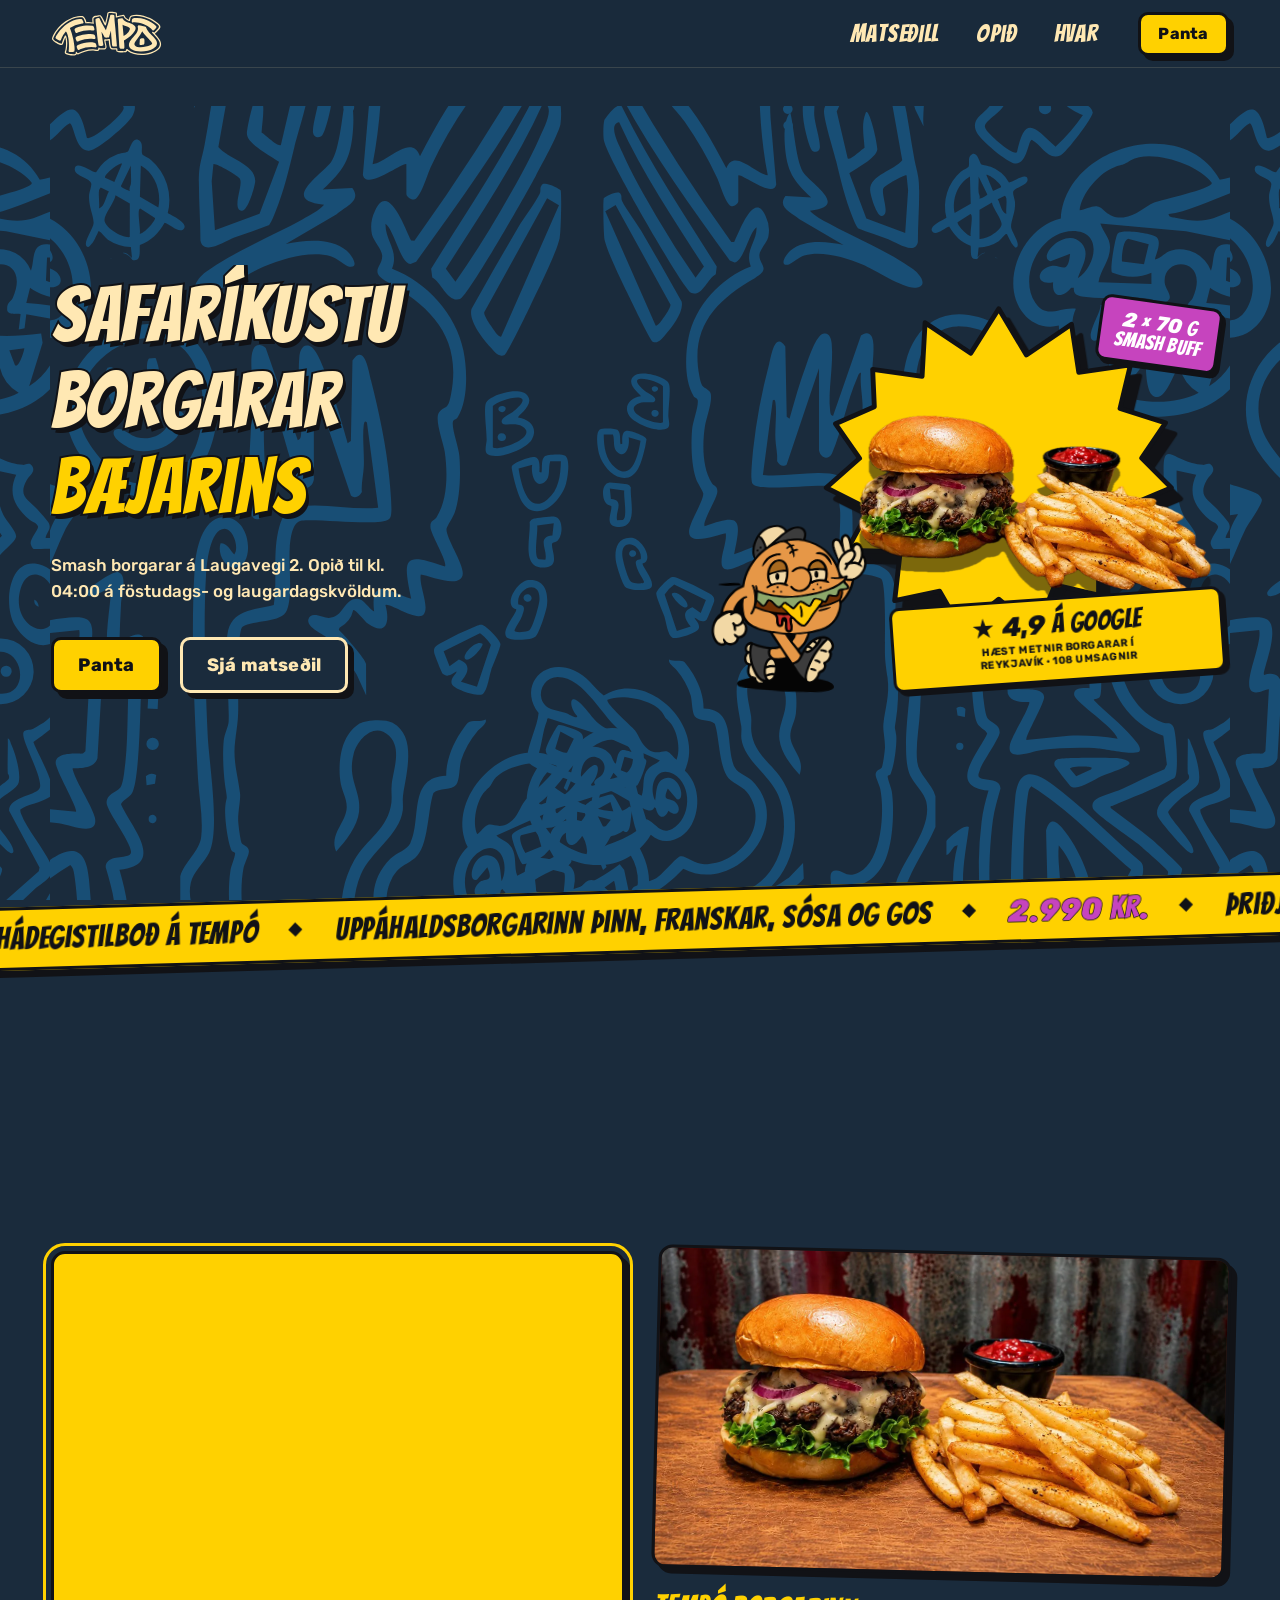
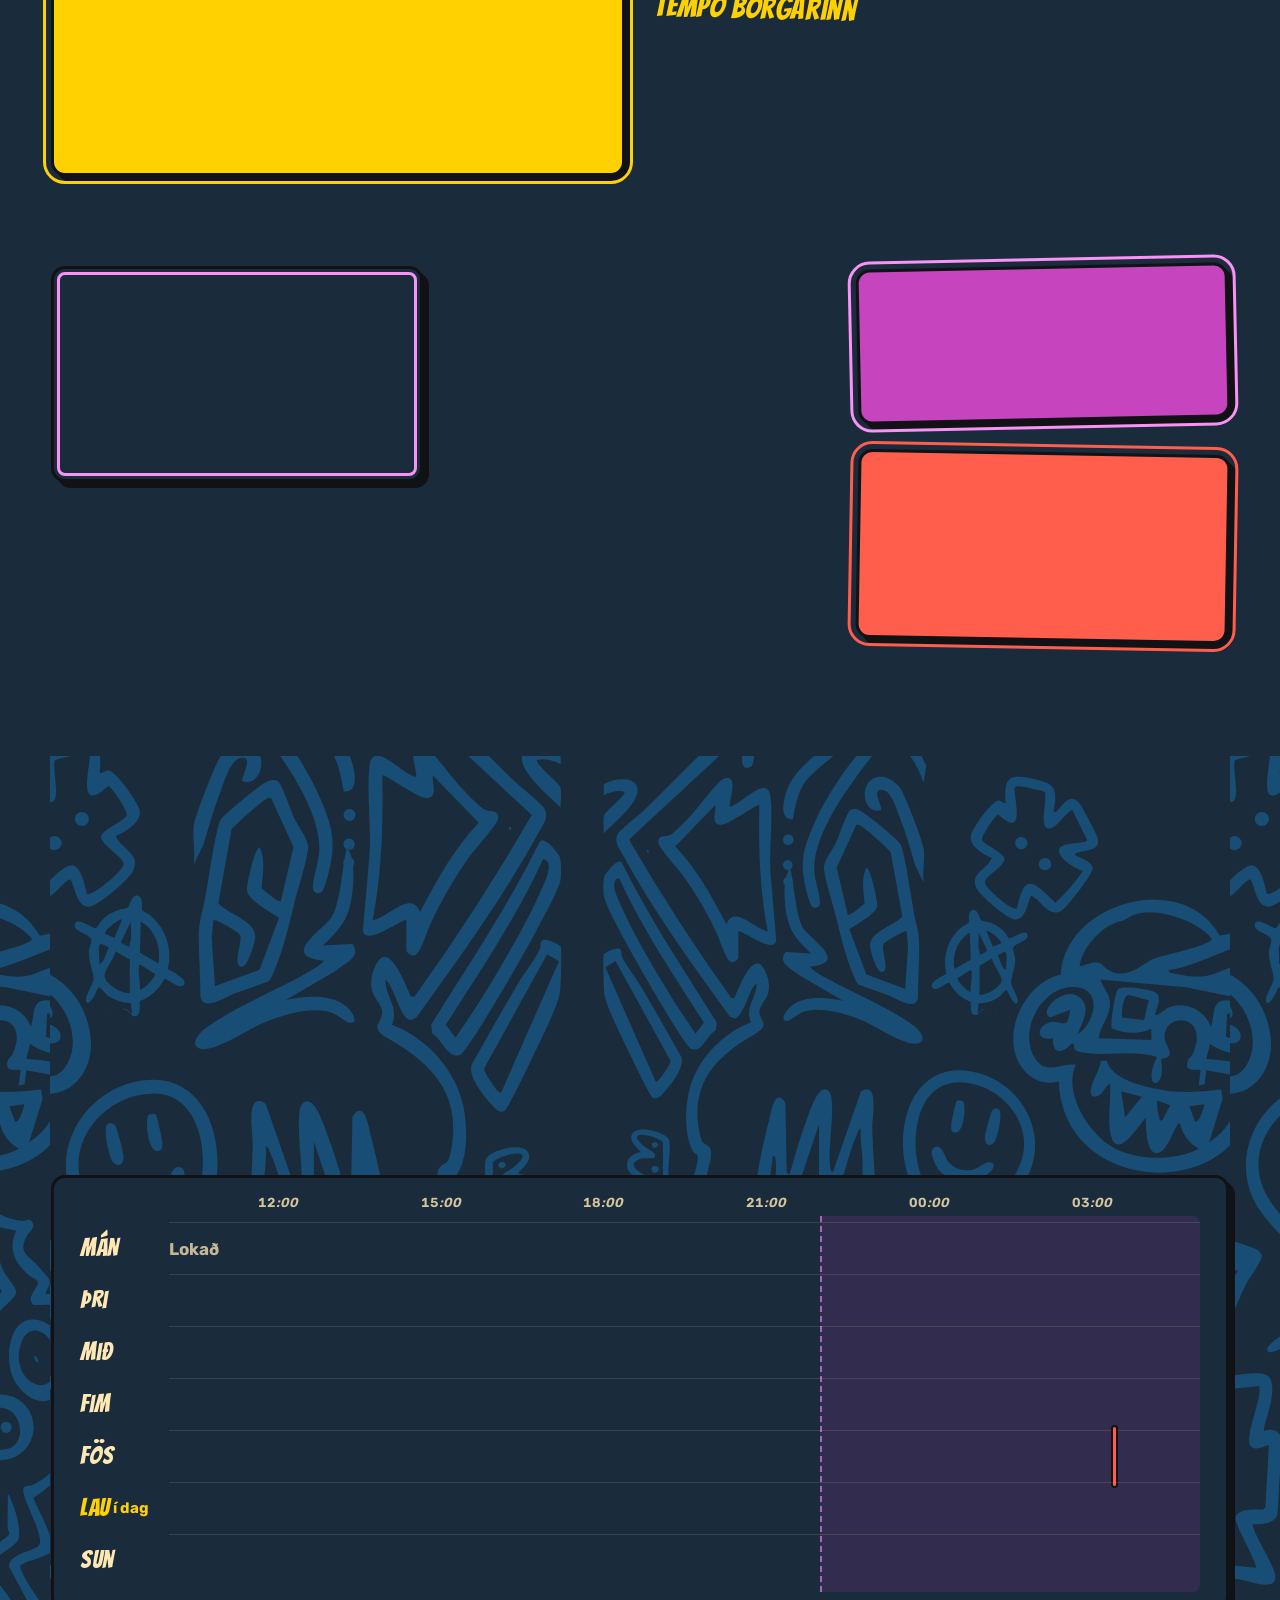
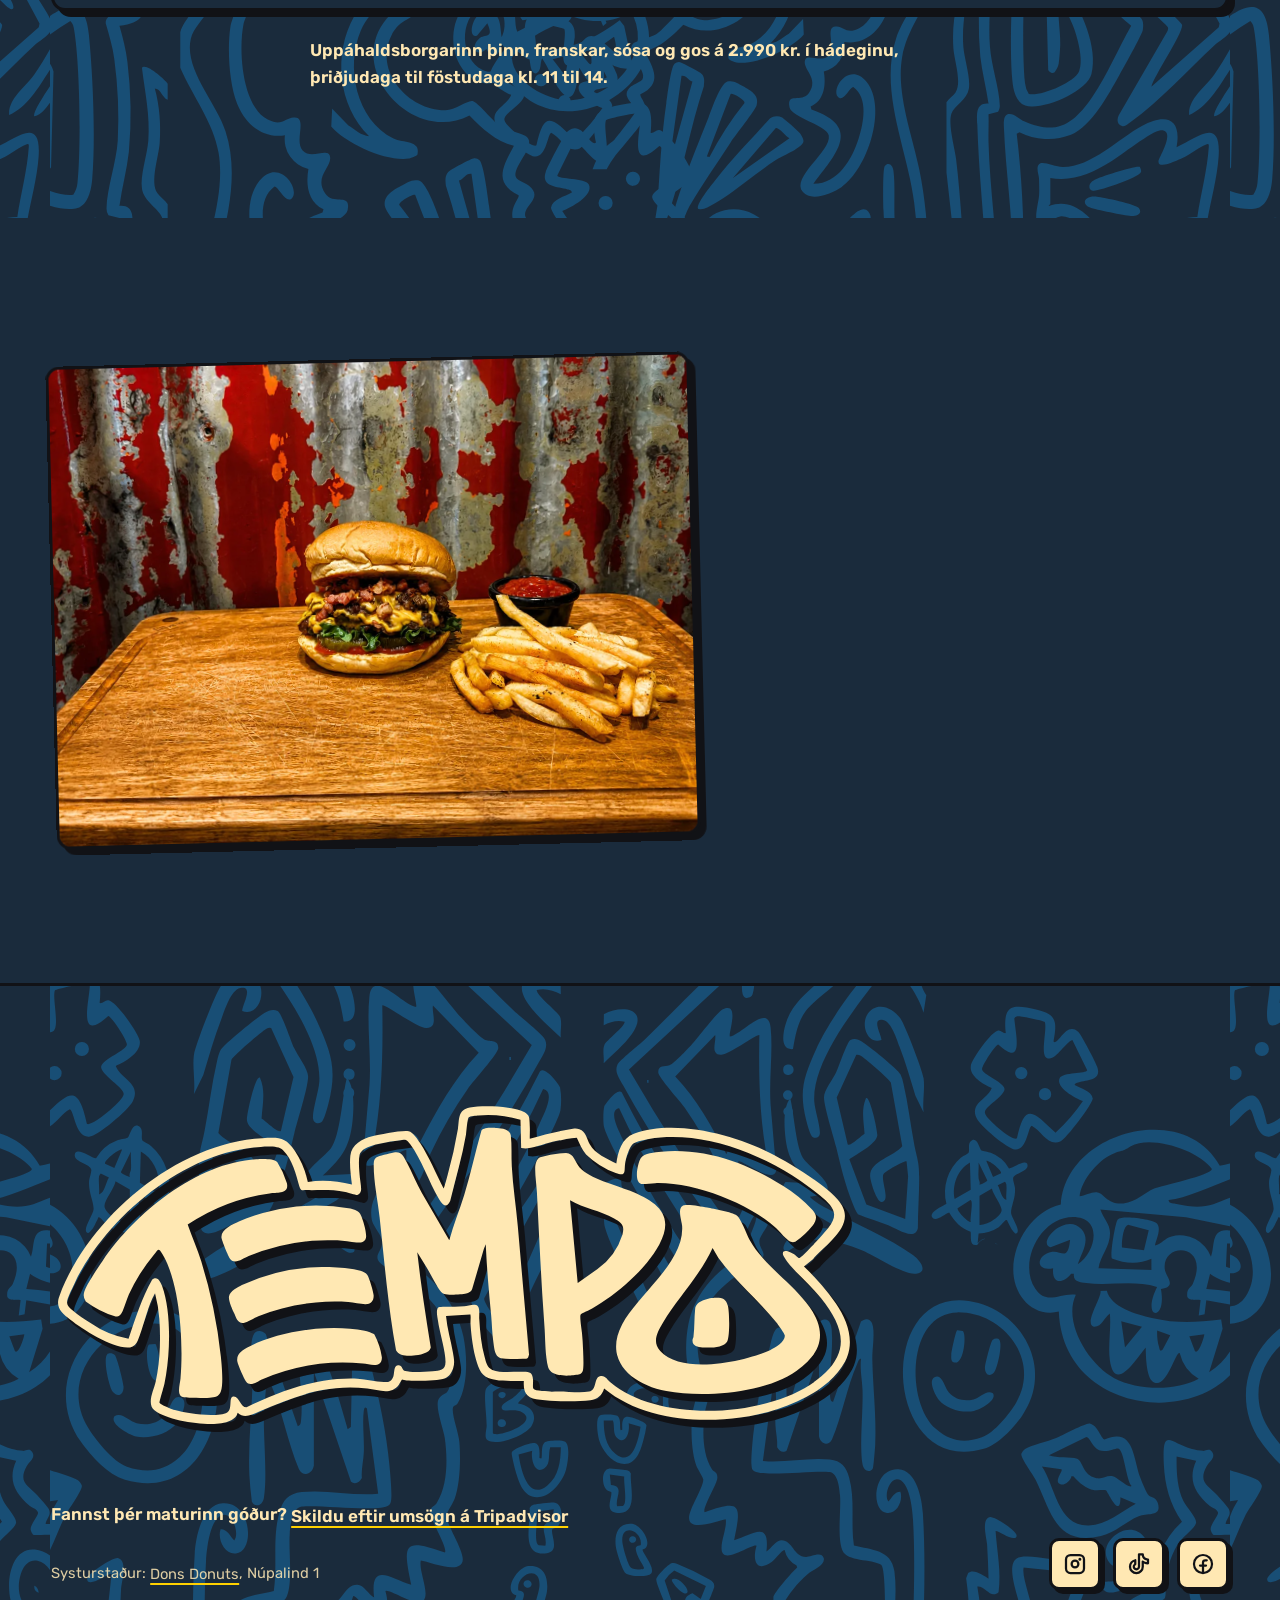
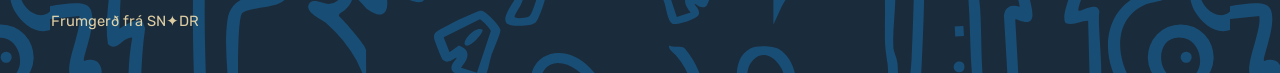
<file: index.html>
<!doctype html>
<html lang="is">
<head>
<meta charset="utf-8">
<meta name="viewport" content="width=device-width, initial-scale=1">
<title>Tempó Borgarar · Smash borgarar á Laugavegi 2</title>
<meta name="description" content="Smash borgarar á Laugavegi 2. Opið til 04:00 á föstudags- og laugardagskvöldum. Pantaðu til að sækja eða fáðu sent með Wolt.">
<meta name="robots" content="noindex, nofollow">
<meta name="theme-color" content="#1A2B3C">
<meta name="color-scheme" content="dark">
<link rel="icon" href="favicon-32.png" sizes="32x32" type="image/png">
<link rel="apple-touch-icon" href="apple-touch-icon.png">
<script>!function(){var r=document.documentElement;function s(v){r.getAttribute("data-input")!==v&&r.setAttribute("data-input",v)}addEventListener("pointerdown",function(){s("pointer")},!0);addEventListener("keydown",function(e){"Shift"!==e.key&&"Control"!==e.key&&"Alt"!==e.key&&"Meta"!==e.key&&s("key")},!0);r.classList.add("js")}();</script>
<link rel="preload" href="assets/fonts/bangers.woff2" as="font" type="font/woff2" crossorigin>
<link rel="preload" href="assets/fonts/rubik-digits-italic.woff2" as="font" type="font/woff2" crossorigin>
<link rel="preload" href="assets/fonts/rubik-var.woff2" as="font" type="font/woff2" crossorigin>
<link rel="preload" href="assets/img/cut-tempo.webp" as="image">
<link rel="stylesheet" href="assets/focus-guard.css">
<link rel="stylesheet" href="assets/tempo.css?v=49773374">
<script src="assets/vendor/gsap.min.js" defer></script>
<script src="assets/vendor/ScrollTrigger.min.js" defer></script>
<script src="assets/tempo.js?v=b8db542b" defer></script>
</head>
<body>
<svg class="sprite" aria-hidden="true" focusable="false"><symbol id="i-arrow-up-right" viewBox="0 0 256 256"><path d="M204,64V168a12,12,0,0,1-24,0V93L72.49,200.49a12,12,0,0,1-17-17L163,76H88a12,12,0,0,1,0-24H192A12,12,0,0,1,204,64Z"/></symbol><symbol id="i-envelope-simple" viewBox="0 0 256 256"><path d="M224,44H32A12,12,0,0,0,20,56V192a20,20,0,0,0,20,20H216a20,20,0,0,0,20-20V56A12,12,0,0,0,224,44ZM193.15,68,128,127.72,62.85,68ZM44,188V83.28l75.89,69.57a12,12,0,0,0,16.22,0L212,83.28V188Z"/></symbol><symbol id="i-facebook-logo" viewBox="0 0 256 256"><path d="M128,20A108,108,0,1,0,236,128,108.12,108.12,0,0,0,128,20Zm12,191.13V156h20a12,12,0,0,0,0-24H140V112a12,12,0,0,1,12-12h16a12,12,0,0,0,0-24H152a36,36,0,0,0-36,36v20H96a12,12,0,0,0,0,24h20v55.13a84,84,0,1,1,24,0Z"/></symbol><symbol id="i-instagram-logo" viewBox="0 0 256 256"><path d="M128,80a48,48,0,1,0,48,48A48.05,48.05,0,0,0,128,80Zm0,72a24,24,0,1,1,24-24A24,24,0,0,1,128,152ZM176,20H80A60.07,60.07,0,0,0,20,80v96a60.07,60.07,0,0,0,60,60h96a60.07,60.07,0,0,0,60-60V80A60.07,60.07,0,0,0,176,20Zm36,156a36,36,0,0,1-36,36H80a36,36,0,0,1-36-36V80A36,36,0,0,1,80,44h96a36,36,0,0,1,36,36ZM196,76a16,16,0,1,1-16-16A16,16,0,0,1,196,76Z"/></symbol><symbol id="i-list" viewBox="0 0 256 256"><path d="M228,128a12,12,0,0,1-12,12H40a12,12,0,0,1,0-24H216A12,12,0,0,1,228,128ZM40,76H216a12,12,0,0,0,0-24H40a12,12,0,0,0,0,24ZM216,180H40a12,12,0,0,0,0,24H216a12,12,0,0,0,0-24Z"/></symbol><symbol id="i-map-pin" viewBox="0 0 256 256"><path d="M128,60a44,44,0,1,0,44,44A44.05,44.05,0,0,0,128,60Zm0,64a20,20,0,1,1,20-20A20,20,0,0,1,128,124Zm0-112a92.1,92.1,0,0,0-92,92c0,77.36,81.64,135.4,85.12,137.83a12,12,0,0,0,13.76,0,259,259,0,0,0,42.18-39C205.15,170.57,220,136.37,220,104A92.1,92.1,0,0,0,128,12Zm31.3,174.71A249.35,249.35,0,0,1,128,216.89a249.35,249.35,0,0,1-31.3-30.18C80,167.37,60,137.31,60,104a68,68,0,0,1,136,0C196,137.31,176,167.37,159.3,186.71Z"/></symbol><symbol id="i-moped" viewBox="0 0 256 256"><path d="M212,124c-1.22,0-2.43.06-3.62.16L175.24,35.79A12,12,0,0,0,164,28H132a12,12,0,0,0,0,24h23.68l30.23,80.6A44.28,44.28,0,0,0,171,152h-29.2L119.24,91.79A12,12,0,0,0,108,84H28a12,12,0,0,0,0,24h4v2.92A60.14,60.14,0,0,0,0,164a12,12,0,0,0,12,12h4.74a44,44,0,0,0,86.52,0h65.48A44,44,0,1,0,212,124ZM48,130.05a12,12,0,0,0,8-11.32V108H99.68l16.5,44H26.06A36,36,0,0,1,48,130.05ZM60,188a20,20,0,0,1-18.32-12H78.32A20,20,0,0,1,60,188Zm152,0a20,20,0,1,1,20-20A20,20,0,0,1,212,188Z"/></symbol><symbol id="i-phone" viewBox="0 0 256 256"><path d="M224,154.8l-47.09-21.11-.18-.08a19.94,19.94,0,0,0-19,1.75,13.08,13.08,0,0,0-1.12.84l-22.31,19c-13-7.05-26.43-20.37-33.49-33.21l19.06-22.66a11.76,11.76,0,0,0,.85-1.15,20,20,0,0,0,1.66-18.83,1.42,1.42,0,0,1-.08-.18L101.2,32A20.06,20.06,0,0,0,80.42,20.15,60.27,60.27,0,0,0,28,80c0,81.61,66.39,148,148,148a60.27,60.27,0,0,0,59.85-52.42A20.06,20.06,0,0,0,224,154.8ZM176,204A124.15,124.15,0,0,1,52,80,36.29,36.29,0,0,1,80.48,44.46l18.82,42L80.14,109.28a12,12,0,0,0-.86,1.16A20,20,0,0,0,78,130.08c9.42,19.28,28.83,38.56,48.31,48A20,20,0,0,0,146,176.63a11.63,11.63,0,0,0,1.11-.85l22.43-19.07,42,18.81A36.29,36.29,0,0,1,176,204Z"/></symbol><symbol id="i-storefront" viewBox="0 0 256 256"><path d="M236,96a12,12,0,0,0-.44-3.3L221.2,42.51A20.08,20.08,0,0,0,202,28H54A20.08,20.08,0,0,0,34.8,42.51L20.46,92.7A12,12,0,0,0,20,96h0v16a43.94,43.94,0,0,0,16,33.92V216a12,12,0,0,0,12,12H208a12,12,0,0,0,12-12V145.92A43.94,43.94,0,0,0,236,112V96ZM57.05,52H199l9.14,32H47.91Zm91,56v4a20,20,0,0,1-40,0v-4ZM53,128.71A20,20,0,0,1,44,112v-4H84v4a20,20,0,0,1-20,20,19.76,19.76,0,0,1-9.07-2.2A11.54,11.54,0,0,0,53,128.71ZM196,204H60V155.81c1.32.12,2.65.19,4,.19a43.86,43.86,0,0,0,32-13.85,43.89,43.89,0,0,0,64,0A43.86,43.86,0,0,0,192,156c1.35,0,2.68-.07,4-.19Zm16-92a20,20,0,0,1-9,16.71,11.66,11.66,0,0,0-1.88,1.09A20,20,0,0,1,172,112v-4h40Z"/></symbol><symbol id="i-tiktok-logo" viewBox="0 0 256 256"><path d="M224,68a44.05,44.05,0,0,1-44-44,12,12,0,0,0-12-12H128a12,12,0,0,0-12,12V156a16,16,0,1,1-22.85-14.47A12,12,0,0,0,100,130.69V88A12,12,0,0,0,85.9,76.19a79.35,79.35,0,0,0-47.08,27.74A81.84,81.84,0,0,0,20,156a80,80,0,0,0,160,0V122.67A107.47,107.47,0,0,0,224,132a12,12,0,0,0,12-12V80A12,12,0,0,0,224,68Zm-12,39.15a83.05,83.05,0,0,1-37-14.91A12,12,0,0,0,156,102v54a56,56,0,0,1-112,0,57.86,57.86,0,0,1,32-51.56V124a40,40,0,1,0,64,32V36h17.06A68.21,68.21,0,0,0,212,90.94Z"/></symbol><symbol id="i-x" viewBox="0 0 256 256"><path d="M208.49,191.51a12,12,0,0,1-17,17L128,145,64.49,208.49a12,12,0,0,1-17-17L111,128,47.51,64.49a12,12,0,0,1,17-17L128,111l63.51-63.52a12,12,0,0,1,17,17L145,128Z"/></symbol></svg>
<a class="skip" href="#efni">Beint í efnið</a>

<header class="bar">
  <div class="bar__in">
    <a class="bar__logo" href="#top" data-top aria-label="Tempó, efst á síðu"><svg class="logo" aria-hidden="true" focusable="false" xmlns="http://www.w3.org/2000/svg" viewBox="610.6 99.6 816.1 330.7"><g fill="currentColor"><path d="M1091.6 137.5c13-3.8 27-7.4 40.4-9.5 3.6-.6 5.7-1.3 9.4-.1 6.5 2 7.5 10 10.4 15.2 5.4 9.7 17.2 14.5 26.7 19.4 1.7-12 5.3-25.4 17.6-30 39.9-15.1 99.5.4 136.3 19 20 10.1 53.4 30.4 68.2 46.8 22.1 24.6-10.1 43.3-24.9 60.6l-8.7 7a251 251 0 0 1 32.1 37c11.8 17.2 19.5 38.8 9.2 58.4-17.9 33.9-69 51.4-105 56.3-45.8 6.3-100.6.8-137.1-29.2-1.9 6.7-6.7 11-13.8 11.9-14 1.6-36.1 1.2-50.2-.5-12.7-1.6-17.5-5.5-16.6-19-10.9-.4-32.8 2-41-6.4-8.5-8.7-12-39.2-12.6-51.5-.1-2.5.4-5.7 0-8.1-.1-.8.3-.9-.8-.8l-23.8 1.6c1.1 12.5 4.9 24.6 7 36.8.9 5.6 2 10 .2 15.6-1.4 4.2-3.9 8.3-8.1 10-7.6 2.9-30 2.7-38.7 2.3-1.3-.1-4-1-4.4-1-.6.1-2.8 4.6-3.5 5.5-8.3 10.6-20.2 4.8-31.5 3.6-42.1-4.4-71.9 7.4-109.1 23.4-7 3-14.6 7.4-21.2 1-1.6 7-10 9.5-16.3 10.6-15.6 2.9-54.4-2.6-67-12.8-8.6-6.9-.9-20.3 1-29.3 4.4-19.5 5.1-43.4 3.6-63.2q-1-12.9-4.3-25.3l-2.7 5.3c-6 13.1-9.2 29.4-14.7 42.3-1.4 3.3-3.8 6.1-7.6 6.7-16 2.2-47.5-17.7-60-27.7-8.6-7-15.5-12.2-11-24 29.2-78.6 117.8-154.2 203.9-158.5 16.5-.8 23-1.4 32.5 12.8a92 92 0 0 1 13.1 31.2c14.7-2.4 30-1 44.3 2.7-1.1-9.2-2.6-19.7-1.6-29 1.2-11.3 12-16.9 21.9-19.5 7.8-2 29.5-6.3 36.7-5.2 4.3.7 9.3 8.5 11.5 12 9 14 15.9 30.7 23.6 45.5.7-.3 3.4-11.1 3.9-12.9q6.5-23.3 10.5-47.1c1.5-9.6-.4-18.9 12-21.3 13-2.5 43-1.6 55 4.8 1.9 1.1 4 3 4.5 5.2s.6 7.7.7 10.2c.2 3.7-.2 7.5 0 11.2m-9.4-19a115 115 0 0 0-42.3-4.3c-1.8 0-8.6.8-9.6 1.8-1.6 1.8-2.3 13.8-2.8 17.3-3.8 22.6-10.6 44.5-15.9 66.8-4.2 8.7-8.6 2.8-11.7-2.7-9.8-17.1-17-38.9-28.6-54.6-4.2-5.7-4.7-4.4-11.5-3.5-8.4 1-28.1 4-34.5 8.6-1.7 1.2-4.2 3.7-4.7 5.7-1.2 6-.5 13.9 0 20 .2 4.3 1.8 11.3 1.5 15.2 0 2-1.7 5-4 5.2-1.7 0-9.1-2.5-11.8-3-14-2.8-25.4-1.6-39.1-1.9-3.4 0-5.6 1.4-7-3.4-3.3-12-7.2-28-16.7-37-4.3-4.2-16.2-3.4-22.1-3-76.2 3.8-154.8 70.2-186.8 136.4-2 4.3-5.9 12-7.2 16.2-2 6 1 8 5.4 12 4.8 4.1 12 8.9 17.5 12.4a95 95 0 0 0 38.2 15.8c6.9-20.3 13.3-40.8 23.8-59.5 5.3-4.1 8.3 2.3 9.9 6.5 9.7 26.8 8.2 70.2 2.4 98-.6 2.9-5.2 18.3-5 19.2.3 1.8 13 6.7 15.4 7.4 11.4 3.5 42.3 8 52.6 2.3 5.4-3 1.6-14.6 5.4-15.8 6.5-2 7.6 10.7 14 10.7 34.7-16.8 72.2-30.4 111.6-28.7 8.9.4 17.8 2.9 26.3 3.3 5.2.2 7.7-.3 9.6-5.6 1.3-3.4.1-10.7 4.6-11.2s4.3 4.6 6.4 5.5c.9.4 4.4.9 5.6 1 6.3.5 16.4-.1 23-.6 7-.5 12.9-.8 12.8-9.5-.1-11.5-5.9-29-7.6-41.3-.5-3.5-2.4-11.2.7-13.3 2-1.3 13-.4 16.4-.5l9.3-.6c3.7-.2 10.6-2.9 13.5-.3 2.5 2.3 1.3 9.8 1.6 13.1.8 12.8 2 26.1 5.5 38.5 1.2 4.7 2.5 10.6 7.6 12.6 8.8 3.4 21.8 1.4 31.4 1.9 6.4.2 9 .7 9.5 7.9.3 2.2-.5 7.3.3 9 1.5 3 15.3 2.3 18.6 3.2 11.2-1.3 26.7 1.8 37.5-.3 8.1-1.5 4.5-13.7 10.7-15.4 5.5-1.4 7.4 3.5 10.9 6.4 49.4 41.8 163.5 35.5 211.7-6.2 30.2-26.1 21.6-50.6-.3-78.4-9.8-12.4-21.4-22-31.4-33.5-1.6-1.9-7-8.8-7-10.9-.6-6.2 8.6-1.6 11-.1 1.6 1 3.9 3.6 4.8 4q.8.3 1.4-.2c1.8-.8 9.5-9 11.4-11a339 339 0 0 0 17-19c11.9-14.7 4.1-22.2-8.3-32.6-44.1-36.8-113.4-67-172-56.8-3.4.6-12.4 2.6-15.1 4.4-4.6 3.2-8 15.4-8.7 20.7-1 7.3 1.5 13.1-9.4 9.2a86 86 0 0 1-29.8-18.7c-4.4-5.2-6.3-11-9.3-16.9-7 .5-14.2 2-21 3.5-8.6 1.9-20.1 6.3-28.3 7.2a21 21 0 0 1-6.6-.4zm0 0"/><path d="m1047.3 243.4-1.9 4.9-11.8 40.4c-1 2.5-3.4 3.7-6 4.4-3.9 1-18 1.8-21.8.5-3.8-1.2-6.6-7-8.7-10.4-3.1-5.2-5.8-10.8-9-16l-9.6-15.7c3.6 32.1 8.5 64 13.6 95.8-.8 6-12.4 7.7-17.2 8-5.9.4-14.6.8-17.7-5.3-8-44-11.7-89-16.5-133.5-1.8-17-6.3-37.3-5.9-54.3.1-3.5 1.3-5.5 4.6-6.8 2.7-1 14.1-4 17-4.3 6.5-.6 8.7 4.7 11.4 9.7 5.5 10.2 9.8 21.2 15.5 31.4l27.4 47.4c4-15.5 10.4-30.3 15-45.6 6.5-21.4 11.2-43.4 17.3-64.8 2.2-3.5 11.6-2.8 15.5-2.6 5 .3 13.2 1.2 14 7.4 1.2 10 .4 21.3 1 31.5 1.1 20 4.2 39.8 6 59.7 4 43 7.3 86 11.3 129-.5 1.6-.7 4-2.8 4.3-8.2-.4-17.5 1-25.5-.6-6.3-1.3-6.7-10.7-7.5-16-1.3-8.8-1.4-17.7-2.2-26.5-2.3-24-4.4-48-5.5-72m199.3-39c5.6-1.2 17.2 1.3 23.1 2.3 6.4 1.2 25.1 4.6 29.8 8 4.1 2.8 9.8 18.8 12.8 24.2 14.5 26.2 43 43 60.3 67.6 18.3 26.2 11.9 46.4-12.9 64-31.7 22.8-93.6 27.4-131 20.4-34.2-6.3-63.6-30.4-44.3-67 16-30.3 62.5-62.4 60.2-98.7-.3-5.1-5.7-19 2-20.8m28.6 42.8c-3.8 8.5-9 17-14.2 24.7-11.3 17-25 32.4-35.4 50-5.4 9.2-11.5 19.2-3.2 28.5 22.1 24.5 83.7 11.3 110.5-.5 5-2.2 15-8.3 14.9-14.5 0-1.8-7-11.5-8.7-13.5-17.5-22.4-41.6-41.4-58.2-64.9zM740.9 395.9c-3.5-3.3-.6-13.1-.2-17.6 3-34-.1-95-18.1-124.8-4.2-6.9-4-5-8.6.5a181 181 0 0 0-25.1 39.7c-2.4 5.5-4 11.7-6.4 17-1.4 3-3.1 5.5-7 5.4a97 97 0 0 1-30-15.2q-3.2-4.5-1.4-9.9c2.6-7.7 13.3-23.4 18.3-30.7 32.3-47.9 94.3-98.7 154.5-102.2 5.8-.3 17-1 21.1 3a85 85 0 0 1 9.6 21c2.4 11.3-10 9.2-17.4 10.3a194 194 0 0 0-82.3 31.3c4.3 12.5 9.8 24.6 13.7 37.2a502 502 0 0 1 19.6 95.2c.9 9 2.8 27.3 0 35.3-1.8 5.3-6.1 5.7-11.2 6.2-4.6.5-9.2.1-13.7 0-3.1 0-13.3.3-15.4-1.7M1128 151.8c8.1.3 9 9.3 13.6 14.5 10 11.4 36.2 17.5 50.7 23.5 26 10.7 45.7 23.4 29.4 54-13.2 24.7-43.1 50.5-67.5 64.3-1.6 1-11.2 5.3-11.5 5.9-1.3 2 1 15.4 1.3 18.7q.8 8.5 1.1 16.8c.2 5 .8 16.3-.1 20.6-.3 1.6-1.8 3.7-3.5 4-2 .5-7.6 1.1-9.8 1.3-7 .4-19.3-.2-21.7-8.3-3-10.2-2.8-29.6-3.7-40.9-3.3-45-5.3-90.1-7.6-135.2-.4-7.5-1.8-16-1.7-23.4 0-4 1-9.5 5-11.4a91 91 0 0 1 26-4.4m11.7 130.7 19.9-14.1a68 68 0 0 0 25.1-34.8c2.4-9.2-1-11.8-8.4-16-14-7.8-30.4-10-44.3-18.2Zm0 0"/><path d="M1348.6 237.2c-3.3-3-6.3-7-9.7-10.1-28.8-25.5-82.8-46.3-121.4-45-3.8 0-8.8 1-12.5 1-9.7 0-5.1-20.8-2-25.9 3.4-5.7 14.3-6.1 20.6-6.7 44.7-3.8 85.6 11.2 122.6 34.6a138 138 0 0 1 29.6 24.3c4.7 5.4 4 9.3.2 15a82 82 0 0 1-17.7 16.6c-4.4 1.3-6.8-1-9.7-3.8M865.2 205a198 198 0 0 1 46.2 2.7c4.4 1 8.7 2.5 10.6 6.8 2.2 4.7 6 17.7 5 22.5s-5.6 5-9.5 4.8c-6-.3-12.8-2-19.1-2.2a206 206 0 0 0-89.2 15.7c-5 2-14 9.1-18.4 3.3-2-2.6-8.8-19.1-9-22.1-.3-8.3 11.7-13 18.1-16 19-8.7 44.4-14.4 65.3-15.5m17.5 61.4c9.6 0 20.9.6 30.4 2 4.6.8 12.6 2 15.3 6 2 2.9 6 16.8 6.3 20.4.3 5.6-2.7 9.1-8.4 9-5-.3-11.6-1.9-17-2.3-30-2.2-62.7 3-90.4 14.4-3.6 1.5-11.6 6.2-14.6 6.7-6.1.9-7.7-5.3-9.7-9.7-1.9-4.1-5.9-12.8-5.2-17 .9-5.3 8.7-9.3 13-11.5a192 192 0 0 1 80.3-18m52.9 67.9a70 70 0 0 1 7.4 22.9c0 11.4-12.2 6.8-19 6.2a206 206 0 0 0-101 15.7c-4.8 2-12.3 8.3-16.5 2.4-2-2.7-8.2-17-8.7-20.1-1.5-8.8 7-12.7 13.7-16 31.2-15.6 80.1-22 114.2-15 2.1.5 8.6 2.5 10 3.9m342.7-37c7.1-.1 10.3 1.3 12.2 8.2 1.6 6.1 2 30-.6 35.4-3.4 7-18.4 6.7-25 6.2-4.5-.3-10-1-10-6.8 0-1.6.8-2.6 1-3.9 1.2-9.5.7-18.8 1.7-28.1.9-8.1 14-10.9 20.7-11m0 0"/></g></svg></a>
    <nav class="bar__nav" aria-label="Aðalvalmynd">
      <a href="#matsedill">Matseðill</a>
      <a href="#opid">Opið</a>
      <a href="#hvar">Hvar</a>
    </nav>
    <a class="btn btn--cheese bar__cta" href="https://takeaway.dineout.is/tempoborgarar/order?lng=is">Panta</a>
    <button class="bar__burger" type="button" aria-expanded="false" aria-controls="valmynd" aria-label="Opna valmynd">
      <span></span><span></span><span></span>
    </button>
  </div>
</header>

<div class="panel" id="valmynd" tabindex="-1" role="dialog" aria-modal="true" aria-label="Valmynd" hidden>
  <nav class="panel__nav" aria-label="Valmynd">
    <a href="#matsedill">Matseðill</a>
    <a href="#opid">Opið</a>
    <a href="#hvar">Hvar</a>
  </nav>
  <p class="panel__status" data-status>Opnunartímar</p>
  <div class="panel__foot">
    <a class="btn btn--cheese" href="https://takeaway.dineout.is/tempoborgarar/order?lng=is">Panta</a>
    <a class="btn btn--line" href="https://wolt.com/is/isl/reykjavik/restaurant/tempo-borgarar">Wolt heimsending</a>
  </div>
</div>

<div class="awning" aria-hidden="true"></div>

<main id="efni">

  <section class="hero dood" id="top" aria-labelledby="hero-title">
    <div class="hero__copy">
      <h1 class="hero__title" id="hero-title">
        <span class="w"><span>Safaríkustu</span></span>
        <span class="w"><span>borgarar</span></span>
        <span class="w"><span><em>bæjarins</em></span></span>
      </h1>
      <p class="hero__sub">Smash borgarar á Laugavegi 2. Opið til kl. 04:00 á föstudags- og laugardagskvöldum.</p>
      <div class="hero__cta">
        <a class="btn btn--cheese btn--big" href="https://takeaway.dineout.is/tempoborgarar/order?lng=is">Panta</a>
        <a class="btn btn--line btn--big" href="#matsedill">Sjá matseðil</a>
      </div>
    </div>
    <div class="hero__stage">
      <svg class="hero__burst" viewBox="-100 -100 200 200" aria-hidden="true" focusable="false"><polygon data-burst points=""/></svg>
      <img class="hero__burger" src="assets/img/cut-tempo.webp" width="998" height="531" alt="">
      <span class="sticker sticker--grape hero__tag" aria-hidden="true">2 × 70 g<br>smash buff</span>
      <div class="guy-home guy-home--hero" data-guy-home="hero" aria-hidden="true"><img src="assets/svg/mascot.svg" width="1220" height="1160" alt=""></div>
      <p class="sticker sticker--cheese hero__rate"><span class="hero__rate-top"><span aria-hidden="true">★</span> 4,9 á Google</span><span class="hero__rate-sub">Hæst metnir borgarar í Reykjavík<span class="hero__rate-n"> · 108 umsagnir</span></span></p>
    </div>
  </section>

  <div class="tape" role="marquee" aria-label="Hádegistilboð á Tempó: uppáhaldsborgarinn þinn, franskar, sósa og gos á 2.990 kr., þriðjudaga til föstudaga kl. 11 til 14">
    <div class="tape__track" data-tape aria-hidden="true">
      <span>Hádegistilboð á Tempó</span><b>Uppáhaldsborgarinn þinn, franskar, sósa og gos</b><span class="tape__price">2.990 kr.</span><b>Þriðjudaga til föstudaga kl. 11 til 14</b>
    </div>
  </div>

  <section class="menu" id="matsedill" aria-labelledby="menu-title">
    <div class="menu__head">
      <h2 class="h2" id="menu-title">Matseðill</h2>
      <div class="switch" role="radiogroup" aria-label="Verð">
        <button type="button" role="radio" aria-checked="true" data-mode="stakur">Stakur</button>
        <button type="button" role="radio" aria-checked="false" data-mode="maltid">Máltíð</button>
        <span class="switch__knob" aria-hidden="true"></span>
      </div>
      <p class="menu__note" data-mode-note>Máltíð: borgari, franskar, sósa og gos.</p>
    </div>

    <div class="menu__main">
      <div class="board">
        <ul class="board__list">
          <li><button class="item" type="button" aria-pressed="true" data-burger="tempo">
            <span class="item__name">Tempó borgarinn</span>
            <span class="item__price"><span data-p="2590,3590">2.590</span> kr.</span>
            <span class="item__desc">Tvöfaldur smash borgari 2x70gr, bernaise, piparostur, rauðlaukur, kál og hamborgarasósa</span>
          </button></li>
          <li><button class="item" type="button" aria-pressed="false" data-burger="brosi">
            <span class="item__name">Brósi</span>
            <span class="item__price"><span data-p="2590,3590">2.590</span> kr.</span>
            <span class="item__desc">Tvöfaldur smash borgari 2x70gr buff, ostur, tómatsósa og sinnep, beikonkurl, hakkaður laukur og súrar gúrkur</span>
          </button></li>
          <li><button class="item" type="button" aria-pressed="false" data-burger="juan">
            <span class="item__name">Juan Burgesa</span>
            <span class="item__price"><span data-p="2790,3790">2.790</span> kr.</span>
            <span class="item__desc">Tvöfaldur smash borgari 2x70gr buff, mexíkó ostur, lime chilli mayo, jalapeno beikon sulta, svart doritos</span>
          </button></li>
          <li><button class="item" type="button" aria-pressed="false" data-burger="ost">
            <span class="item__name">Ostborgari</span>
            <span class="item__price"><span data-p="1990,2990">1.990</span> kr.</span>
            <span class="item__desc">Smash borgari 70gr buff, 2x ostur, hamborgarasósa, laukur og kál</span>
          </button></li>
        </ul>
      </div>

      <figure class="display">
        <div class="display__frame">
          <img class="is-on" data-photo="tempo" src="assets/img/photo-tempo.webp" width="1200" height="675" alt="Tempó borgarinn með frönskum á viðarbretti fyrir framan ryðgað bárujárn">
          <img data-photo="brosi" src="assets/img/photo-brosi.webp" width="1200" height="675" loading="lazy" alt="Brósi með frönskum á viðarbretti">
          <img data-photo="juan" src="assets/img/photo-juan.webp" width="1200" height="675" loading="lazy" alt="Juan Burgesa með svörtu doritos og frönskum">
          <img data-photo="ost" src="assets/img/photo-ost.webp" width="1200" height="675" loading="lazy" alt="Ostborgari með frönskum á viðarbretti">
        </div>
        <figcaption class="display__cap" data-cap>Tempó borgarinn</figcaption>
      </figure>
    </div>

    <div class="menu__more">
      <div class="kids">
        <h3 class="h3">Fyrir 12 ára og yngri</h3>
        <ul class="rows">
          <li><span class="rows__name">Barnaborgari</span><span class="rows__price"><span data-p="1050,1990">1.050</span> kr.</span><span class="rows__desc">Smash borgari 70gr buff og tómatsósa</span></li>
          <li><span class="rows__name">Krakka naggar</span><span class="rows__price"><span data-p="1050,1990">1.050</span> kr.</span><span class="rows__desc">8 kjúklinganaggar og tómatsósa</span></li>
        </ul>
        <p class="kids__note" data-kids-note hidden>Máltíð: franskar, tómatsósa og djús.</p>
      </div>

      <div class="nuggets">
        <img src="assets/img/cut-naggatilbod.webp" width="855" height="584" loading="lazy" alt="Kjúklinganaggar og franskar með tveimur sósum í bakka">
        <div>
          <h3 class="h3">Naggar, stór skammtur</h3>
          <p class="nuggets__price"><span data-p="1795,2795">1.795</span> kr.</p>
          <p class="nuggets__desc">12 kjúklinganaggar og BBQ sósa</p>
        </div>
      </div>

      <div class="sticker-box sticker-box--grape">
        <h3 class="h3">Meðlæti</h3>
        <dl>
          <div><dt>Litlar franskar og sósa</dt><dd>995 kr.</dd></div>
          <div><dt>Stórar franskar og sósa</dt><dd>1.495 kr.</dd></div>
        </dl>
        <img class="sticker-box__pic" src="assets/img/cut-franskar.webp" width="982" height="537" loading="lazy" alt="">
      </div>

      <div class="sticker-box sticker-box--coral">
        <h3 class="h3">Drykkir</h3>
        <dl>
          <div><dt>Gos í dós</dt><dd>490 kr.</dd></div>
          <div><dt>Flórídana</dt><dd>390 kr.</dd></div>
          <div><dt>Kókómjólk</dt><dd>390 kr.</dd></div>
        </dl>
      </div>
    </div>
  </section>

  <section class="hours dood" id="opid" aria-labelledby="hours-title">
    <div class="hours__head">
      <h2 class="h2" id="hours-title">Opið til 04:00 á föstudögum og laugardögum</h2>
      <p class="live" data-live><span class="live__dot" aria-hidden="true"></span><span data-live-text>Opnunartímar</span></p>
    </div>
    <div class="week" data-week>
      <div class="week__axis" aria-hidden="true"></div>
    </div>
    <p class="hours__lunch">Uppáhaldsborgarinn þinn, franskar, sósa og gos á 2.990 kr. í hádeginu, þriðjudaga til föstudaga kl. 11 til 14.</p>
  </section>

  <section class="where" id="hvar" aria-labelledby="where-title">
    <figure class="where__photo">
      <img src="assets/img/photo-board.webp" width="1448" height="1086" loading="lazy" alt="Brósi á stóru viðarbretti fyrir framan rautt, ryðgað bárujárn">
    </figure>
    <div class="where__copy">
      <h2 class="where__title" id="where-title">Laugavegur 2</h2>
      <p class="where__sub">Í 101 Reykjavík, þar sem Laugavegur byrjar.</p>
      <div class="where__cta">
        <a class="btn btn--cheese btn--big" href="https://takeaway.dineout.is/tempoborgarar/order?lng=is"><svg class="ico" aria-hidden="true"><use href="#i-storefront"/></svg>Panta og sækja</a>
        <a class="btn btn--line btn--big" href="https://wolt.com/is/isl/reykjavik/restaurant/tempo-borgarar"><svg class="ico" aria-hidden="true"><use href="#i-moped"/></svg>Heimsending á Wolt</a>
      </div>
      <ul class="where__info">
        <li><svg class="ico" aria-hidden="true"><use href="#i-map-pin"/></svg><a href="https://maps.app.goo.gl/C6HMzFxDxhFYtd8QA">Opna í korti</a></li>
        <li><svg class="ico" aria-hidden="true"><use href="#i-phone"/></svg><a href="tel:+3548450504">845 0504</a></li>
        <li><svg class="ico" aria-hidden="true"><use href="#i-envelope-simple"/></svg><a href="mailto:tempoborgari@gmail.com">tempoborgari@gmail.com</a></li>
      </ul>
      <p class="where__score"><b>9,0</b> í einkunn á Wolt</p>
    </div>
  </section>

</main>

<footer class="foot dood">
  <div class="foot__stage">
    <a class="foot__logo" href="#top" data-top aria-label="Tempó, efst á síðu"><svg class="logo" aria-hidden="true" focusable="false" xmlns="http://www.w3.org/2000/svg" viewBox="610.6 99.6 816.1 330.7"><g fill="currentColor"><path d="M1091.6 137.5c13-3.8 27-7.4 40.4-9.5 3.6-.6 5.7-1.3 9.4-.1 6.5 2 7.5 10 10.4 15.2 5.4 9.7 17.2 14.5 26.7 19.4 1.7-12 5.3-25.4 17.6-30 39.9-15.1 99.5.4 136.3 19 20 10.1 53.4 30.4 68.2 46.8 22.1 24.6-10.1 43.3-24.9 60.6l-8.7 7a251 251 0 0 1 32.1 37c11.8 17.2 19.5 38.8 9.2 58.4-17.9 33.9-69 51.4-105 56.3-45.8 6.3-100.6.8-137.1-29.2-1.9 6.7-6.7 11-13.8 11.9-14 1.6-36.1 1.2-50.2-.5-12.7-1.6-17.5-5.5-16.6-19-10.9-.4-32.8 2-41-6.4-8.5-8.7-12-39.2-12.6-51.5-.1-2.5.4-5.7 0-8.1-.1-.8.3-.9-.8-.8l-23.8 1.6c1.1 12.5 4.9 24.6 7 36.8.9 5.6 2 10 .2 15.6-1.4 4.2-3.9 8.3-8.1 10-7.6 2.9-30 2.7-38.7 2.3-1.3-.1-4-1-4.4-1-.6.1-2.8 4.6-3.5 5.5-8.3 10.6-20.2 4.8-31.5 3.6-42.1-4.4-71.9 7.4-109.1 23.4-7 3-14.6 7.4-21.2 1-1.6 7-10 9.5-16.3 10.6-15.6 2.9-54.4-2.6-67-12.8-8.6-6.9-.9-20.3 1-29.3 4.4-19.5 5.1-43.4 3.6-63.2q-1-12.9-4.3-25.3l-2.7 5.3c-6 13.1-9.2 29.4-14.7 42.3-1.4 3.3-3.8 6.1-7.6 6.7-16 2.2-47.5-17.7-60-27.7-8.6-7-15.5-12.2-11-24 29.2-78.6 117.8-154.2 203.9-158.5 16.5-.8 23-1.4 32.5 12.8a92 92 0 0 1 13.1 31.2c14.7-2.4 30-1 44.3 2.7-1.1-9.2-2.6-19.7-1.6-29 1.2-11.3 12-16.9 21.9-19.5 7.8-2 29.5-6.3 36.7-5.2 4.3.7 9.3 8.5 11.5 12 9 14 15.9 30.7 23.6 45.5.7-.3 3.4-11.1 3.9-12.9q6.5-23.3 10.5-47.1c1.5-9.6-.4-18.9 12-21.3 13-2.5 43-1.6 55 4.8 1.9 1.1 4 3 4.5 5.2s.6 7.7.7 10.2c.2 3.7-.2 7.5 0 11.2m-9.4-19a115 115 0 0 0-42.3-4.3c-1.8 0-8.6.8-9.6 1.8-1.6 1.8-2.3 13.8-2.8 17.3-3.8 22.6-10.6 44.5-15.9 66.8-4.2 8.7-8.6 2.8-11.7-2.7-9.8-17.1-17-38.9-28.6-54.6-4.2-5.7-4.7-4.4-11.5-3.5-8.4 1-28.1 4-34.5 8.6-1.7 1.2-4.2 3.7-4.7 5.7-1.2 6-.5 13.9 0 20 .2 4.3 1.8 11.3 1.5 15.2 0 2-1.7 5-4 5.2-1.7 0-9.1-2.5-11.8-3-14-2.8-25.4-1.6-39.1-1.9-3.4 0-5.6 1.4-7-3.4-3.3-12-7.2-28-16.7-37-4.3-4.2-16.2-3.4-22.1-3-76.2 3.8-154.8 70.2-186.8 136.4-2 4.3-5.9 12-7.2 16.2-2 6 1 8 5.4 12 4.8 4.1 12 8.9 17.5 12.4a95 95 0 0 0 38.2 15.8c6.9-20.3 13.3-40.8 23.8-59.5 5.3-4.1 8.3 2.3 9.9 6.5 9.7 26.8 8.2 70.2 2.4 98-.6 2.9-5.2 18.3-5 19.2.3 1.8 13 6.7 15.4 7.4 11.4 3.5 42.3 8 52.6 2.3 5.4-3 1.6-14.6 5.4-15.8 6.5-2 7.6 10.7 14 10.7 34.7-16.8 72.2-30.4 111.6-28.7 8.9.4 17.8 2.9 26.3 3.3 5.2.2 7.7-.3 9.6-5.6 1.3-3.4.1-10.7 4.6-11.2s4.3 4.6 6.4 5.5c.9.4 4.4.9 5.6 1 6.3.5 16.4-.1 23-.6 7-.5 12.9-.8 12.8-9.5-.1-11.5-5.9-29-7.6-41.3-.5-3.5-2.4-11.2.7-13.3 2-1.3 13-.4 16.4-.5l9.3-.6c3.7-.2 10.6-2.9 13.5-.3 2.5 2.3 1.3 9.8 1.6 13.1.8 12.8 2 26.1 5.5 38.5 1.2 4.7 2.5 10.6 7.6 12.6 8.8 3.4 21.8 1.4 31.4 1.9 6.4.2 9 .7 9.5 7.9.3 2.2-.5 7.3.3 9 1.5 3 15.3 2.3 18.6 3.2 11.2-1.3 26.7 1.8 37.5-.3 8.1-1.5 4.5-13.7 10.7-15.4 5.5-1.4 7.4 3.5 10.9 6.4 49.4 41.8 163.5 35.5 211.7-6.2 30.2-26.1 21.6-50.6-.3-78.4-9.8-12.4-21.4-22-31.4-33.5-1.6-1.9-7-8.8-7-10.9-.6-6.2 8.6-1.6 11-.1 1.6 1 3.9 3.6 4.8 4q.8.3 1.4-.2c1.8-.8 9.5-9 11.4-11a339 339 0 0 0 17-19c11.9-14.7 4.1-22.2-8.3-32.6-44.1-36.8-113.4-67-172-56.8-3.4.6-12.4 2.6-15.1 4.4-4.6 3.2-8 15.4-8.7 20.7-1 7.3 1.5 13.1-9.4 9.2a86 86 0 0 1-29.8-18.7c-4.4-5.2-6.3-11-9.3-16.9-7 .5-14.2 2-21 3.5-8.6 1.9-20.1 6.3-28.3 7.2a21 21 0 0 1-6.6-.4zm0 0"/><path d="m1047.3 243.4-1.9 4.9-11.8 40.4c-1 2.5-3.4 3.7-6 4.4-3.9 1-18 1.8-21.8.5-3.8-1.2-6.6-7-8.7-10.4-3.1-5.2-5.8-10.8-9-16l-9.6-15.7c3.6 32.1 8.5 64 13.6 95.8-.8 6-12.4 7.7-17.2 8-5.9.4-14.6.8-17.7-5.3-8-44-11.7-89-16.5-133.5-1.8-17-6.3-37.3-5.9-54.3.1-3.5 1.3-5.5 4.6-6.8 2.7-1 14.1-4 17-4.3 6.5-.6 8.7 4.7 11.4 9.7 5.5 10.2 9.8 21.2 15.5 31.4l27.4 47.4c4-15.5 10.4-30.3 15-45.6 6.5-21.4 11.2-43.4 17.3-64.8 2.2-3.5 11.6-2.8 15.5-2.6 5 .3 13.2 1.2 14 7.4 1.2 10 .4 21.3 1 31.5 1.1 20 4.2 39.8 6 59.7 4 43 7.3 86 11.3 129-.5 1.6-.7 4-2.8 4.3-8.2-.4-17.5 1-25.5-.6-6.3-1.3-6.7-10.7-7.5-16-1.3-8.8-1.4-17.7-2.2-26.5-2.3-24-4.4-48-5.5-72m199.3-39c5.6-1.2 17.2 1.3 23.1 2.3 6.4 1.2 25.1 4.6 29.8 8 4.1 2.8 9.8 18.8 12.8 24.2 14.5 26.2 43 43 60.3 67.6 18.3 26.2 11.9 46.4-12.9 64-31.7 22.8-93.6 27.4-131 20.4-34.2-6.3-63.6-30.4-44.3-67 16-30.3 62.5-62.4 60.2-98.7-.3-5.1-5.7-19 2-20.8m28.6 42.8c-3.8 8.5-9 17-14.2 24.7-11.3 17-25 32.4-35.4 50-5.4 9.2-11.5 19.2-3.2 28.5 22.1 24.5 83.7 11.3 110.5-.5 5-2.2 15-8.3 14.9-14.5 0-1.8-7-11.5-8.7-13.5-17.5-22.4-41.6-41.4-58.2-64.9zM740.9 395.9c-3.5-3.3-.6-13.1-.2-17.6 3-34-.1-95-18.1-124.8-4.2-6.9-4-5-8.6.5a181 181 0 0 0-25.1 39.7c-2.4 5.5-4 11.7-6.4 17-1.4 3-3.1 5.5-7 5.4a97 97 0 0 1-30-15.2q-3.2-4.5-1.4-9.9c2.6-7.7 13.3-23.4 18.3-30.7 32.3-47.9 94.3-98.7 154.5-102.2 5.8-.3 17-1 21.1 3a85 85 0 0 1 9.6 21c2.4 11.3-10 9.2-17.4 10.3a194 194 0 0 0-82.3 31.3c4.3 12.5 9.8 24.6 13.7 37.2a502 502 0 0 1 19.6 95.2c.9 9 2.8 27.3 0 35.3-1.8 5.3-6.1 5.7-11.2 6.2-4.6.5-9.2.1-13.7 0-3.1 0-13.3.3-15.4-1.7M1128 151.8c8.1.3 9 9.3 13.6 14.5 10 11.4 36.2 17.5 50.7 23.5 26 10.7 45.7 23.4 29.4 54-13.2 24.7-43.1 50.5-67.5 64.3-1.6 1-11.2 5.3-11.5 5.9-1.3 2 1 15.4 1.3 18.7q.8 8.5 1.1 16.8c.2 5 .8 16.3-.1 20.6-.3 1.6-1.8 3.7-3.5 4-2 .5-7.6 1.1-9.8 1.3-7 .4-19.3-.2-21.7-8.3-3-10.2-2.8-29.6-3.7-40.9-3.3-45-5.3-90.1-7.6-135.2-.4-7.5-1.8-16-1.7-23.4 0-4 1-9.5 5-11.4a91 91 0 0 1 26-4.4m11.7 130.7 19.9-14.1a68 68 0 0 0 25.1-34.8c2.4-9.2-1-11.8-8.4-16-14-7.8-30.4-10-44.3-18.2Zm0 0"/><path d="M1348.6 237.2c-3.3-3-6.3-7-9.7-10.1-28.8-25.5-82.8-46.3-121.4-45-3.8 0-8.8 1-12.5 1-9.7 0-5.1-20.8-2-25.9 3.4-5.7 14.3-6.1 20.6-6.7 44.7-3.8 85.6 11.2 122.6 34.6a138 138 0 0 1 29.6 24.3c4.7 5.4 4 9.3.2 15a82 82 0 0 1-17.7 16.6c-4.4 1.3-6.8-1-9.7-3.8M865.2 205a198 198 0 0 1 46.2 2.7c4.4 1 8.7 2.5 10.6 6.8 2.2 4.7 6 17.7 5 22.5s-5.6 5-9.5 4.8c-6-.3-12.8-2-19.1-2.2a206 206 0 0 0-89.2 15.7c-5 2-14 9.1-18.4 3.3-2-2.6-8.8-19.1-9-22.1-.3-8.3 11.7-13 18.1-16 19-8.7 44.4-14.4 65.3-15.5m17.5 61.4c9.6 0 20.9.6 30.4 2 4.6.8 12.6 2 15.3 6 2 2.9 6 16.8 6.3 20.4.3 5.6-2.7 9.1-8.4 9-5-.3-11.6-1.9-17-2.3-30-2.2-62.7 3-90.4 14.4-3.6 1.5-11.6 6.2-14.6 6.7-6.1.9-7.7-5.3-9.7-9.7-1.9-4.1-5.9-12.8-5.2-17 .9-5.3 8.7-9.3 13-11.5a192 192 0 0 1 80.3-18m52.9 67.9a70 70 0 0 1 7.4 22.9c0 11.4-12.2 6.8-19 6.2a206 206 0 0 0-101 15.7c-4.8 2-12.3 8.3-16.5 2.4-2-2.7-8.2-17-8.7-20.1-1.5-8.8 7-12.7 13.7-16 31.2-15.6 80.1-22 114.2-15 2.1.5 8.6 2.5 10 3.9m342.7-37c7.1-.1 10.3 1.3 12.2 8.2 1.6 6.1 2 30-.6 35.4-3.4 7-18.4 6.7-25 6.2-4.5-.3-10-1-10-6.8 0-1.6.8-2.6 1-3.9 1.2-9.5.7-18.8 1.7-28.1.9-8.1 14-10.9 20.7-11m0 0"/></g></svg></a>
    <div class="guy-home guy-home--foot" data-guy-home="foot" aria-hidden="true"><img src="assets/svg/mascot.svg" width="1220" height="1160" alt="" loading="lazy"></div>
  </div>
  <div class="foot__cols">
    <p class="foot__ask">Fannst þér maturinn góður? <a href="https://www.tripadvisor.com/Restaurant_Review-g189970-d33397216-Reviews-Tempo_Borgarar-Reykjavik_Capital_Region.html">Skildu eftir umsögn á Tripadvisor</a></p>
    <ul class="foot__social">
      <li><a href="https://www.instagram.com/tempoborgarar/" aria-label="Tempó á Instagram"><svg class="ico" aria-hidden="true"><use href="#i-instagram-logo"/></svg></a></li>
      <li><a href="https://www.tiktok.com/@tempoborgarar" aria-label="Tempó á TikTok"><svg class="ico" aria-hidden="true"><use href="#i-tiktok-logo"/></svg></a></li>
      <li><a href="https://www.facebook.com/profile.php?id=61575691096793" aria-label="Tempó á Facebook"><svg class="ico" aria-hidden="true"><use href="#i-facebook-logo"/></svg></a></li>
    </ul>
    <p class="foot__small">Systurstaður: <a href="https://donsdonuts.is">Dons Donuts</a>, Núpalind 1</p>
    <p class="foot__small">Frumgerð frá SN✦DR</p>
  </div>
</footer>

<div class="walker" aria-hidden="true" data-walker>
  <span class="walker__lines"><i></i><i></i><i></i></span>
  <div class="walker__body" data-walker-body></div>
</div>
</body>
</html>
</file>
<file: assets/focus-guard.css>
/* focus-guard.css: pairs with focus-guard.js. No ring after a tap or a click; every ring for the keyboard.
   Text fields keep theirs (the user is typing there whatever opened it). */
html[data-input="pointer"] :focus-visible:not(input):not(textarea):not(select):not([contenteditable="true"]) { outline: none; }
/* a focus target that is only a container (a menu panel, a dialog, a drawer): never ring it */
[tabindex="-1"]:focus { outline: none; }
</file>
<file: assets/tempo.css>
/* Tempó Borgarar concept. Every colour is measured from their own menu PDF (Illustrator v2).
   Display: Bangers stands in for CC Zoinks (their menu face, Comicraft licence). Body: Rubik. */

/* Display = Bangers letters + heavy italic Rubik DIGITS. The Bangers 7 reads as a 1 ("70 g" looked like
   "10 g"), and their own printed menu sets prices in a plain sans too. 4 KB digits-only subset. */
@font-face { font-family: "Tempo Display"; src: url("fonts/bangers.woff2") format("woff2"); font-display: swap; }
/* declared last so it wins over Bangers for 0-9 (overlapping ranges: the last face takes precedence) */
@font-face { font-family: "Tempo Display"; src: url("fonts/rubik-digits-italic.woff2") format("woff2"); unicode-range: U+0030-0039; font-display: swap; }
@font-face { font-family: "Rubik"; src: url("fonts/rubik-var.woff2") format("woff2"); font-weight: 300 900; font-display: swap; }

:root {
  color-scheme: dark;
  --night: #1A2B3C;
  --doodle: #184E75;
  --cheese: #FFD100;
  --grape: #C644BE;
  --bubble: #F892F4;
  --coral: #FF5E4D;
  --cream: #FFE8B3;
  --bun: #E69847;
  --ink: #111216;

  --bar: 68px;
  --gut: clamp(16px, 4vw, 56px);
  --max: 1360px;
  --line: 3px;
  --drop: 6px;
  --r-panel: 14px;
  --r-btn: 10px;
  --ease-out: cubic-bezier(.22, 1, .36, 1);
  --ease-press: cubic-bezier(.3, .7, .4, 1);

  --display: "Tempo Display", "Impact", "Arial Narrow Bold", sans-serif;
  --body: "Rubik", system-ui, -apple-system, "Segoe UI", sans-serif;
}

/* reset */
*, *::before, *::after { box-sizing: border-box; }
html, body { margin: 0; background-color: var(--night); }
html { overflow-x: clip; -webkit-text-size-adjust: 100%; scroll-behavior: auto; }
body { color: var(--cream); font: 400 1.0625rem/1.55 var(--body); overflow-x: clip; -webkit-font-smoothing: antialiased; }
img, svg { display: block; max-width: 100%; }
a { color: inherit; }
h1, h2, h3, p, ul, dl, dd, figure { margin: 0; padding: 0; }
ul { list-style: none; }
a, button { touch-action: manipulation; -webkit-tap-highlight-color: rgba(255, 209, 0, .25); }
:where(button, [type="button"]) { appearance: none; -webkit-appearance: none; border: 0; background: none; color: inherit; font: inherit; padding: 0; cursor: pointer; }
[hidden] { display: none !important; }
.sprite { position: absolute; width: 0; height: 0; overflow: hidden; }
.ico { width: 1.15em; height: 1.15em; flex: none; fill: currentColor; }
.skip { position: absolute; left: 12px; top: -60px; z-index: 60; background: var(--cheese); color: var(--ink); padding: 10px 14px; border: var(--line) solid var(--ink); border-radius: var(--r-btn); font-weight: 700; }
.skip:focus { top: 12px; }
:focus-visible { outline: 3px solid var(--cheese); outline-offset: 3px; }
[id] { scroll-margin-top: calc(var(--bar) + 12px); }

.dood { background-color: var(--night); background-image: url("svg/doodles.svg"); background-size: 1180px auto; background-repeat: repeat; background-position: 50% 0; }

/* type */
.h2 { font: 400 clamp(3rem, 6.4vw, 5.4rem)/1 var(--display); text-wrap: balance; letter-spacing: .01em; color: var(--cream); -webkit-text-stroke: .055em var(--ink); paint-order: stroke fill; text-shadow: .045em .055em 0 var(--ink); }
.h3 { text-wrap: balance; font: 400 clamp(1.6rem, 2.4vw, 2.1rem)/1.02 var(--display); letter-spacing: .015em; }

/* buttons: comic stickers that press in */
.btn { --sh: 5px; display: inline-flex; align-items: center; justify-content: center; gap: .5em; min-height: 48px; padding: .7em 1.15em; border: var(--line) solid var(--ink); border-radius: var(--r-btn); font: 750 1rem/1 var(--body); letter-spacing: .01em; text-decoration: none; white-space: nowrap; box-shadow: var(--sh) var(--sh) 0 var(--ink); transition: transform .16s var(--ease-press), box-shadow .16s var(--ease-press), background-color .16s; touch-action: manipulation; }
.btn--big { min-height: 56px; padding: .8em 1.35em; font-size: 1.125rem; --sh: 6px; }
.btn--cheese { background: var(--cheese); color: var(--ink); }
.btn--line { background: var(--night); color: var(--cream); border-color: var(--cream); box-shadow: var(--sh) var(--sh) 0 var(--ink); }
@media (hover: hover) {
  .btn:hover { transform: translate(-2px, -2px); box-shadow: calc(var(--sh) + 2px) calc(var(--sh) + 2px) 0 var(--ink); }
}
.btn:active { transform: translate(calc(var(--sh) - 1px), calc(var(--sh) - 1px)); box-shadow: 1px 1px 0 var(--ink); transition-duration: .06s; }

.sticker { display: inline-block; font: 400 1.35rem/.95 var(--display); letter-spacing: .02em; text-align: center; padding: .55em .7em .5em; border: var(--line) solid var(--ink); border-radius: var(--r-btn); box-shadow: 4px 4px 0 var(--ink); }
.sticker--grape { background: var(--grape); color: #fff; }
.sticker--cheese { background: var(--cheese); color: var(--ink); }

/* ---------- chrome: constant bar + awning (SNDR mobile chrome standard) ---------- */
.bar { position: fixed; inset: 0 0 auto 0; z-index: 40; height: var(--bar); background-color: rgba(26, 43, 60, .88); -webkit-backdrop-filter: blur(10px); backdrop-filter: blur(10px); border-bottom: 1px solid rgba(255, 232, 179, .14); }
.bar__in { height: 100%; max-width: var(--max); margin: 0 auto; padding: 0 var(--gut); display: flex; align-items: center; gap: clamp(16px, 3vw, 40px); }
.bar__logo { display: flex; align-items: center; min-height: 44px; color: var(--cream); width: 112px; margin-right: auto; }
.bar__logo .logo { width: 100%; height: auto; }
.bar__nav { display: flex; gap: clamp(18px, 2.6vw, 36px); }
.bar__nav a { font: 400 1.5rem/1 var(--display); letter-spacing: .03em; text-decoration: none; color: var(--cream); padding: 10px 2px; transition: color .15s; }
.bar__nav a:hover { color: var(--cheese); }
.bar__cta { min-height: 44px; padding: .55em 1.1em; }
.bar__burger { display: none; width: 48px; height: 48px; position: relative; border: var(--line) solid var(--cream); border-radius: var(--r-btn); }
.bar__burger span { position: absolute; left: 11px; right: 11px; height: 3px; background: var(--cream); border-radius: 2px; transition: transform .28s var(--ease-out), opacity .2s; }
.bar__burger span:nth-child(1) { top: 13px; }
.bar__burger span:nth-child(2) { top: 20.5px; }
.bar__burger span:nth-child(3) { top: 28px; }
.bar__burger[aria-expanded="true"] span:nth-child(1) { transform: translateY(7.5px) rotate(45deg); }
.bar__burger[aria-expanded="true"] span:nth-child(2) { opacity: 0; }
.bar__burger[aria-expanded="true"] span:nth-child(3) { transform: translateY(-7.5px) rotate(-45deg); }
.awning { position: sticky; top: -100px; height: 106px; background: var(--night); z-index: 39; }

.panel { position: fixed; inset: var(--bar) 0 0 0; z-index: 38; overscroll-behavior: contain; overflow-y: auto; background: var(--night); display: flex; flex-direction: column; padding: 28px var(--gut) calc(24px + env(safe-area-inset-bottom)); outline: none; }
.panel__nav { display: grid; gap: 4px; }
.panel__nav a { font: 400 clamp(3rem, 15vw, 4.4rem)/1.05 var(--display); text-decoration: none; color: var(--cream); padding: 4px 0; }
.panel__nav a:nth-child(2) { color: var(--cheese); }
.panel__status { margin-top: 20px; font-weight: 600; }
.panel__foot { margin-top: auto; display: grid; gap: 14px; }
.panel.is-open .panel__nav a { animation: tempo-panel-in .3s var(--ease-out) both; }
.panel.is-open .panel__nav a:nth-child(2) { animation-delay: .04s; }
.panel.is-open .panel__nav a:nth-child(3) { animation-delay: .08s; }
@keyframes tempo-panel-in { from { opacity: 0; transform: translateY(18px); } }

/* ---------- hero ---------- */
.hero { position: relative; margin-top: -106px; padding: calc(106px + clamp(24px, 4vw, 56px)) var(--gut) clamp(56px, 7vw, 104px); min-height: min(100svh, 900px); display: grid; grid-template-columns: minmax(0, 1.2fr) minmax(0, .8fr); align-items: center; gap: clamp(24px, 4vw, 64px); max-width: none; }
.hero > * { max-width: calc(var(--max) * .6); }
.hero__copy { justify-self: end; width: 100%; }
.hero__title { font: 400 clamp(3.2rem, 6vw, 5.6rem)/1 var(--display); letter-spacing: .012em; color: var(--cream); -webkit-text-stroke: .05em var(--ink); paint-order: stroke fill; text-shadow: .05em .06em 0 var(--ink); }
.hero__title .w { display: block; overflow: hidden; padding: .16em .1em .08em 0; margin: -.12em 0 -.08em; }
.hero__title .w > span { display: inline-block; white-space: nowrap; }
.hero__title em { font-style: normal; color: var(--cheese); }
.hero__sub { margin-top: clamp(18px, 2vw, 26px); max-width: 34ch; font-size: clamp(1.06rem, 1.3vw, 1.25rem); font-weight: 500; }
.hero__cta { margin-top: clamp(22px, 2.6vw, 34px); display: flex; flex-wrap: wrap; gap: 16px 18px; }

.hero__stage { position: relative; justify-self: start; width: 100%; aspect-ratio: 1 / .92; }
.hero__burst { position: absolute; inset: 2% 4% 8% 2%; width: 94%; height: 90%; overflow: visible; }
.hero__burst polygon { fill: var(--cheese); stroke: var(--ink); stroke-width: 2.6; stroke-linejoin: round; filter: drop-shadow(5px 6px 0 var(--ink)); }
.hero__burger { position: absolute; left: 17%; bottom: 21%; width: 80%; height: auto; filter: drop-shadow(0 14px 0 rgba(17, 18, 22, .55)); transform-origin: 50% 100%; }
.hero__tag { position: absolute; right: 2%; top: 6%; transform: rotate(8deg); font-size: clamp(1.1rem, 1.6vw, 1.5rem); }
.hero__rate { position: absolute; right: 1%; bottom: 2%; z-index: 2; margin: 0; max-width: 74%; transform: rotate(-4deg); display: grid; gap: 5px; justify-items: center; padding: .5em .85em .55em; }
.hero__rate-top { font: 400 clamp(1.35rem, 2.1vw, 2rem)/.95 var(--display); letter-spacing: .02em; }
.hero__rate-sub { font: 700 clamp(.6rem, .82vw, .78rem)/1.25 var(--body); letter-spacing: .05em; text-transform: uppercase; text-wrap: balance; }
.guy-home { position: absolute; aspect-ratio: 1220 / 1160; }
.guy-home img { width: 100%; height: 100%; }
.guy-home--hero { left: -16%; bottom: -9%; width: 40%; }

/* ---------- lunch tape (the one marquee) ---------- */
.tape { position: relative; z-index: 2; margin: -10px -2vw 0; background: var(--cheese); color: var(--ink); border-block: var(--line) solid var(--ink); transform: rotate(-1.6deg); overflow: hidden; box-shadow: 0 7px 0 var(--ink); }
.tape__track { display: flex; width: max-content; gap: 0; padding: 14px 0 12px; will-change: transform; }
.tape__track > *, .tape__unit > * { font: 400 clamp(1.5rem, 2.4vw, 2.1rem)/1 var(--display); letter-spacing: .03em; white-space: nowrap; padding: 0 .55em; }
.tape__track b { font-weight: 400; }
.tape__track > *::after, .tape__unit > *::after { content: ""; display: inline-block; width: .34em; height: .34em; margin-left: 1.05em; background: var(--ink); transform: rotate(45deg); vertical-align: .22em; }
.tape__price { color: var(--grape); -webkit-text-stroke: .045em var(--ink); paint-order: stroke fill; }

/* ---------- menu ---------- */
.menu { position: relative; max-width: var(--max); margin: 0 auto; padding: clamp(80px, 10vw, 150px) var(--gut) clamp(72px, 9vw, 130px); }
.menu__head { display: flex; flex-wrap: wrap; align-items: flex-end; gap: 18px 32px; margin-bottom: clamp(28px, 3.4vw, 48px); }
.menu__head .h2 { margin-right: auto; }
.menu__note { flex-basis: 100%; text-align: right; font-weight: 500; min-height: 1.55em; transition: opacity .2s; }
.menu__note.is-off { visibility: hidden; }

.switch { position: relative; display: inline-grid; grid-template-columns: 1fr 1fr; border: var(--line) solid var(--ink); border-radius: var(--r-btn); background: var(--night); box-shadow: 5px 5px 0 var(--ink); isolation: isolate; outline: 2px solid var(--cream); outline-offset: -5px; }
.switch button { position: relative; z-index: 1; min-width: 7.2rem; min-height: 52px; padding: 0 1.1em; font: 400 1.6rem/1 var(--display); letter-spacing: .03em; color: var(--cream); transition: color .2s; }
.switch button[aria-checked="true"] { color: var(--ink); }
.switch__knob { position: absolute; z-index: 0; top: 4px; bottom: 4px; left: 4px; width: calc(50% - 4px); background: var(--cheese); border-radius: 6px; transition: transform .24s var(--ease-out); }
.switch[data-on="maltid"] .switch__knob { transform: translateX(calc(100% - 0px)); }

.menu__main, .menu__more { display: grid; grid-template-columns: repeat(12, minmax(0, 1fr)); gap: clamp(20px, 2.4vw, 36px); align-items: start; }

.menu__more { margin-top: clamp(56px, 7vw, 96px); align-items: start; }
.board { grid-column: 1 / span 6; background: var(--cheese); color: var(--ink); border: var(--line) solid var(--ink); border-radius: var(--r-panel); box-shadow: var(--drop) var(--drop) 0 var(--ink); outline: 3px solid var(--cheese); outline-offset: 5px; padding: clamp(10px, 1.4vw, 18px); }
.board__list { display: grid; gap: 4px; }
.item { width: 100%; text-align: left; display: grid; grid-template-columns: 1fr auto; gap: 4px 16px; padding: 16px 16px 18px; border-radius: 9px; transition: background-color .18s, transform .18s var(--ease-press); }
.item__name { font: 400 clamp(1.9rem, 2.7vw, 2.5rem)/1 var(--display); letter-spacing: .02em; color: var(--grape); -webkit-text-stroke: .06em var(--ink); paint-order: stroke fill; text-shadow: .04em .05em 0 var(--ink); }
.item__price, .rows__price, .nuggets__price { white-space: nowrap; }
.board :focus-visible { outline-color: var(--ink); }
.item__price { font: 400 clamp(1.5rem, 2vw, 1.85rem)/1 var(--display); letter-spacing: .03em; align-self: center; font-variant-numeric: tabular-nums; }
.item__price > span, [data-p] { display: inline-block; }
.item__desc { grid-column: 1 / -1; font-size: .98rem; line-height: 1.45; font-weight: 500; max-width: 46ch; }
@media (hover: hover) { .item:hover { background: rgba(17, 18, 22, .08); } }
.item[aria-pressed="true"] { background: var(--ink); color: var(--cheese); }
.item[aria-pressed="true"] .item__name { color: var(--bubble); }
.item:active { transform: scale(.985); }
[data-p].is-flip { animation: tempo-flip .28s var(--ease-out); }
@keyframes tempo-flip { 0% { transform: translateY(0); opacity: 1; } 45% { transform: translateY(-60%); opacity: 0; } 55% { transform: translateY(60%); opacity: 0; } 100% { transform: translateY(0); opacity: 1; } }

.display { grid-column: 7 / span 6; position: sticky; top: calc(var(--bar) + 24px); }
.display__frame { position: relative; aspect-ratio: 16 / 9; border: var(--line) solid var(--ink); border-radius: var(--r-panel); box-shadow: var(--drop) var(--drop) 0 var(--ink); overflow: hidden; background: #3a1a14; transform: rotate(1.4deg); }
.display__frame img { position: absolute; inset: 0; width: 100%; height: 100%; object-fit: cover; opacity: 0; transform: scale(1.06); transition: opacity .28s var(--ease-out), transform .32s var(--ease-out); }
.display__frame img.is-on { opacity: 1; transform: none; }
.display__cap { margin-top: 18px; font: 400 clamp(1.7rem, 2.4vw, 2.2rem)/1 var(--display); letter-spacing: .02em; color: var(--cheese); transform: rotate(1.4deg); transform-origin: 0 0; }

.kids { grid-column: 1 / span 4; grid-row: span 2; border: var(--line) solid var(--ink); border-radius: var(--r-panel); background: var(--night); outline: 3px solid var(--bubble); outline-offset: -9px; box-shadow: var(--drop) var(--drop) 0 var(--ink); padding: 26px 26px 24px; }
.kids .h3 { color: var(--bubble); margin-bottom: 14px; }
.rows { display: grid; gap: 14px; }
.rows li { display: grid; grid-template-columns: 1fr auto; gap: 2px 12px; }
.rows__name { font: 400 1.5rem/1.05 var(--display); letter-spacing: .02em; }
.rows__price { font: 400 1.35rem/1.05 var(--display); letter-spacing: .03em; color: var(--cheese); }
.rows__desc { grid-column: 1 / -1; font-size: .94rem; }
.kids__note { margin-top: 14px; font-size: .94rem; font-weight: 600; color: var(--bubble); }

.nuggets { grid-column: 5 / span 4; grid-row: span 2; display: grid; grid-template-rows: auto 1fr; gap: 10px; }
.nuggets img { width: 100%; height: auto; max-width: 420px; margin: -18px auto 0; filter: drop-shadow(0 10px 0 rgba(17, 18, 22, .5)); }
.nuggets .h3 { color: var(--cheese); }
.nuggets__price { font: 400 1.5rem/1 var(--display); letter-spacing: .03em; margin-top: 6px; }
.nuggets__desc { font-size: .98rem; margin-top: 6px; }

.sticker-box { position: relative; border: var(--line) solid var(--ink); border-radius: var(--r-panel); box-shadow: var(--drop) var(--drop) 0 var(--ink); padding: 22px 24px 24px; color: #fff; }
.sticker-box .h3 { -webkit-text-stroke: .055em var(--ink); paint-order: stroke fill; text-shadow: .04em .05em 0 var(--ink); margin-bottom: 12px; }
.sticker-box dl { display: grid; gap: 8px; color: var(--ink); }
.sticker-box dl div { display: flex; justify-content: space-between; gap: 16px; font-weight: 650; font-size: 1.04rem; }
.sticker-box dd { font-variant-numeric: tabular-nums; white-space: nowrap; }
.sticker-box--grape { grid-column: 9 / span 4; background: var(--grape); outline: 3px solid var(--bubble); outline-offset: 5px; transform: rotate(-1.2deg); }
.sticker-box--grape dl { color: #0d0e11; }
.sticker-box--coral { grid-column: 9 / span 4; background: var(--coral); color: var(--ink); outline: 3px solid var(--coral); outline-offset: 5px; transform: rotate(1deg); }
.sticker-box--coral .h3 { color: #fff; }
.sticker-box__pic { position: absolute; width: 150px; height: auto; right: -26px; top: -58px; transform: rotate(10deg); filter: drop-shadow(0 6px 0 rgba(17, 18, 22, .5)); pointer-events: none; }

/* ---------- hours ---------- */
.hours { padding: clamp(80px, 10vw, 150px) var(--gut); }
.hours > * { max-width: var(--max); margin-left: auto; margin-right: auto; }
.hours__head { display: flex; flex-wrap: wrap; align-items: flex-end; justify-content: space-between; gap: 18px 32px; margin-bottom: clamp(30px, 3.6vw, 52px); }
.hours__head .h2 { max-width: 17ch; }
.live { display: inline-flex; align-items: center; gap: 12px; padding: 12px 18px; border: var(--line) solid var(--ink); border-radius: var(--r-btn); background: var(--cream); color: var(--ink); font-weight: 700; box-shadow: 5px 5px 0 var(--ink); }
.live__dot { width: 12px; height: 12px; border-radius: 50%; background: #7a7f88; border: 2px solid var(--ink); }
.live.is-open .live__dot { background: #2fbf5b; animation: tempo-pulse 1.8s ease-in-out infinite; }
.live.is-closed { background: var(--coral); }
@keyframes tempo-pulse { 50% { transform: scale(1.35); } }

.week { position: relative; border: var(--line) solid var(--ink); border-radius: var(--r-panel); background: var(--night); box-shadow: var(--drop) var(--drop) 0 var(--ink); padding: 18px clamp(14px, 2vw, 28px) 22px; --label: clamp(56px, 7vw, 92px); }
.week__axis { margin-left: var(--label); position: relative; height: 26px; }
.week__head { display: flex; justify-content: flex-end; height: 24px; }
.week__axis span { position: absolute; top: 0; transform: translateX(-50%); font: 600 .82rem/1 var(--body); color: rgba(255, 232, 179, .82); font-variant-numeric: tabular-nums; }
.week__rows { position: relative; }
.week__night { position: absolute; top: -6px; bottom: -6px; left: calc(var(--label) + (100% - var(--label)) * var(--night-at, .6316)); right: 0; background: rgba(198, 68, 190, .14); border-left: 2px dashed rgba(248, 146, 244, .6); border-radius: 0 8px 8px 0; pointer-events: none; }
.week__night b { position: absolute; bottom: calc(100% + 10px); left: 10px; font: 400 1.05rem/1 var(--display); letter-spacing: .05em; color: var(--bubble); }
.day { position: relative; display: grid; grid-template-columns: var(--label) 1fr; align-items: center; height: clamp(40px, 4.4vw, 52px); }
.day__name { font: 400 clamp(1.35rem, 1.9vw, 1.7rem)/1 var(--display); letter-spacing: .03em; }
.day__track { position: relative; height: 100%; border-top: 1px solid rgba(255, 232, 179, .12); }
.day:first-of-type .day__track { border-top: 0; }
.day__bar { position: absolute; top: 22%; bottom: 22%; border: var(--line) solid var(--ink); border-radius: 8px; background: var(--cheese); box-shadow: 3px 3px 0 var(--ink); transform-origin: 0 50%; display: flex; align-items: center; justify-content: space-between; padding: 0 10px; color: var(--ink); font: 700 .86rem/1 var(--body); font-variant-numeric: tabular-nums; overflow: hidden; white-space: nowrap; }
.day__bar.is-late { background: linear-gradient(90deg, var(--cheese) 0 var(--split), var(--bubble) var(--split) 100%); }
.day__closed { position: absolute; top: 50%; left: 0; transform: translateY(-50%); font-weight: 700; color: rgba(255, 232, 179, .75); }
.day.is-today .day__name { color: var(--cheese); }
.day.is-today .day__name::after { content: " í dag"; font-family: var(--body); font-size: .62em; font-weight: 700; letter-spacing: 0; vertical-align: .2em; }
.day__now { position: absolute; top: -4px; bottom: -4px; width: 3px; background: var(--coral); border-radius: 2px; box-shadow: 0 0 0 2px var(--ink); }
.hours__lunch { margin-top: 26px; font-weight: 600; max-width: 60ch; }

/* ---------- where ---------- */
.where { max-width: var(--max); margin: 0 auto; padding: clamp(80px, 10vw, 150px) var(--gut); display: grid; grid-template-columns: minmax(0, 1.15fr) minmax(0, .85fr); gap: clamp(28px, 4.5vw, 72px); align-items: center; }
.where__photo { border: var(--line) solid var(--ink); border-radius: var(--r-panel); overflow: hidden; box-shadow: var(--drop) var(--drop) 0 var(--ink); transform: rotate(-1.4deg); aspect-ratio: 4 / 3; background: #3a1a14; }
.where__photo img { width: 100%; height: 100%; object-fit: cover; object-position: 70% 60%; }
.where__title { font: 400 clamp(3rem, 5.6vw, 6rem)/.96 var(--display); white-space: nowrap; letter-spacing: .01em; color: var(--cheese); -webkit-text-stroke: .05em var(--ink); paint-order: stroke fill; text-shadow: .045em .055em 0 var(--ink); }
.where__sub { margin-top: 12px; font-size: 1.15rem; font-weight: 500; }
.where__cta { margin-top: 28px; display: grid; gap: 16px; justify-items: start; }
.where__info { margin-top: 30px; display: grid; gap: 12px; font-weight: 500; }
.where__info li { display: flex; align-items: center; gap: 12px; }
.where__info .ico { color: var(--cheese); width: 1.35em; height: 1.35em; }
.where__info a:hover, .foot__ask a:hover, .foot__small a:hover { color: var(--cheese); }
.where__info a { text-decoration-thickness: 2px; text-underline-offset: 4px; text-decoration-color: rgba(255, 209, 0, .6); padding: 9px 0; }
.where__score { margin-top: 22px; font-weight: 600; }
.where__score b { font: 400 2rem/1 var(--display); color: var(--cheese); margin-right: 6px; letter-spacing: .03em; }

/* ---------- footer ---------- */
.foot { padding: clamp(70px, 9vw, 130px) var(--gut) calc(40px + env(safe-area-inset-bottom)); border-top: var(--line) solid var(--ink); }
.foot__stage { position: relative; max-width: var(--max); margin: 0 auto; display: grid; grid-template-columns: minmax(0, 1fr) minmax(0, .42fr); align-items: end; gap: 24px; }
.foot__logo { display: block; color: var(--cream); filter: drop-shadow(7px 8px 0 var(--ink)); }
.foot__logo .logo { width: 100%; height: auto; }
.guy-home--foot { position: relative; width: 100%; max-width: 300px; justify-self: center; }
.foot__cols { max-width: var(--max); margin: clamp(40px, 5vw, 64px) auto 0; display: grid; grid-template-columns: 1.4fr auto; gap: 14px 32px; align-items: center; }
.foot__ask { font-weight: 600; }
.foot__ask a, .foot__small a { display: inline-block; min-height: 44px; align-content: center; vertical-align: middle; text-decoration-thickness: 2px; text-underline-offset: 4px; text-decoration-color: var(--cheese); }
.foot__social { display: flex; gap: 12px; grid-row: span 3; }
.foot__social a { width: 52px; height: 52px; display: grid; place-items: center; border: var(--line) solid var(--ink); border-radius: var(--r-btn); background: var(--cream); color: var(--ink); box-shadow: 4px 4px 0 var(--ink); transition: transform .16s var(--ease-press), box-shadow .16s; }
.foot__social a .ico { width: 24px; height: 24px; }
@media (hover: hover) { .foot__social a:hover { transform: translate(-2px, -2px); box-shadow: 6px 6px 0 var(--ink); } }
.foot__social a:active { transform: translate(3px, 3px); box-shadow: 1px 1px 0 var(--ink); }
.foot__small { font-size: .92rem; color: rgba(255, 232, 179, .86); }

/* ---------- walker: rides in the header bar between the logo and the nav (never over content) ---------- */
.walker { display: none; }
@media (prefers-reduced-motion: no-preference) {
  html.walk .walker { display: block; position: fixed; left: 0; top: 0; z-index: 41; width: 56px; aspect-ratio: 1220 / 1160; pointer-events: none; transform-origin: 0 0; }
  html.walk .guy-home img { visibility: hidden; }
}
html.menu-open .walker { visibility: hidden; }
.walker__body { width: 100%; height: 100%; transform-origin: 50% 92%; }
.walker__body svg { width: 100%; height: 100%; overflow: hidden; }
.walker__lines { position: absolute; left: -38%; top: 34%; width: 42%; display: grid; gap: 4px; opacity: 0; }
.walker__lines i { display: block; height: 3px; border-radius: 2px; background: var(--cream); box-shadow: 1px 1px 0 var(--ink); }
.walker__lines i:nth-child(2) { width: 70%; margin-left: 30%; }
.walker__lines i:nth-child(3) { width: 50%; margin-left: 12%; }

/* ---------- entrance start states (only before .ready, with a JS failsafe) ---------- */
html.js:not(.ready) .hero__title .w > span { transform: translateY(105%); }
html.js:not(.ready) .hero__sub, html.js:not(.ready) .hero__cta { opacity: 0; }
html.js:not(.ready) .hero__burger, html.js:not(.ready) .hero__burst, html.js:not(.ready) .hero__tag, html.js:not(.ready) .hero__rate { opacity: 0; }

/* ---------- responsive ---------- */
@media (max-width: 1080px) {
  .board { grid-column: 1 / span 7; }
  .display { grid-column: 8 / span 5; }
  .kids { grid-column: 1 / span 6; }
  .nuggets { grid-column: 7 / span 6; }
  .sticker-box--grape { grid-column: 1 / span 6; }
  .sticker-box--coral { grid-column: 7 / span 6; }
}
@media (max-width: 899px) {
  .bar__nav, .bar__cta { display: none; }
  .bar__burger { display: block; }
  .bar__logo { width: 96px; }
  .hero { grid-template-columns: 1fr; min-height: 0; gap: 8px; padding-top: calc(106px + 18px); }
  .hero > * { max-width: none; }
  .hero__copy { justify-self: stretch; }
  .hero__stage { order: -1; width: min(100%, 520px); justify-self: center; aspect-ratio: 1 / .78; }
  .guy-home--hero { left: -3%; bottom: 3%; width: 34%; }
  .menu__note { text-align: left; }
  .menu__main { display: flex; flex-direction: column; align-items: stretch; gap: 18px; }
  .menu__more { grid-template-columns: 1fr; margin-top: 48px; }
  .item { scroll-margin-top: calc(var(--bar) + var(--display-height, 270px) + 12px); }
  .display { order: -1; position: sticky; top: var(--bar); z-index: 3; margin: 0 calc(var(--gut) * -1); padding: 10px var(--gut) 12px; background: var(--night); border-bottom: 1px solid rgba(255, 232, 179, .14); }
  .display__frame, .display__cap { transform: none; }
  .display__frame { border-radius: 10px; box-shadow: 4px 4px 0 var(--ink); }
  .display__cap { margin-top: 10px; font-size: 1.5rem; }
  .board, .kids, .nuggets, .sticker-box--grape, .sticker-box--coral { grid-column: 1; }
  .nuggets { grid-template-columns: 1fr; }
  .sticker-box--grape { margin-top: 26px; }
  .sticker-box__pic { width: 120px; right: -8px; top: -52px; }
  .where { grid-template-columns: 1fr; }
  .foot__stage { grid-template-columns: 1fr; }
  .guy-home--foot { max-width: 210px; justify-self: end; margin-top: -10px; }
  .foot__cols { grid-template-columns: 1fr; }
  .foot__social { grid-row: auto; }
}
@media (max-width: 520px) {
  .hero__sub { margin-top: 12px; }
  .hero__cta { margin-top: 16px; }
  .hero__title { font-size: clamp(2rem, 10.4vw, 3.4rem); }
  .hero__title .w > span { white-space: normal; text-wrap: balance; }
  .hero__cta .btn { flex: 1 1 auto; }
  .switch button { min-width: 0; }
  .menu__head { gap: 14px; }
  .item { padding: 14px 12px 16px; }
  .week { --label: 52px; padding-inline: 10px; }
  .day__bar { font-size: .74rem; padding: 0 6px; }
  .day__bar span + span { display: none; }
  .week__axis i { display: none; }
}

@media (max-width: 389px) {
  .hero__stage { max-width: max(160px, calc(100svh - 371px)); }
  .hero__rate { max-width: 96%; right: 0; bottom: -3%; gap: 2px; padding: .26em .5em .3em; }
  .hero__rate-top { font-size: 1.05rem; white-space: nowrap; }
  .hero__rate-sub { font-size: .5rem; letter-spacing: .03em; }
  .hero__rate-n { display: none; }
}
@media (max-width: 360px) {
  .hero__title { font-size: 2rem; }
  .hero__cta { gap: 12px; }
  .hero__cta .btn { padding-inline: .8em; }
}
@media (max-width: 899px) and (max-height: 500px) and (orientation: landscape) {
  .display__frame { height: 100px; aspect-ratio: auto; }
}

@media (prefers-reduced-motion: reduce) {
  *, *::before, *::after { animation-duration: .01ms !important; animation-iteration-count: 1 !important; transition-duration: .01ms !important; }
  html.js:not(.ready) .hero__title .w > span { transform: none; }
  html.js:not(.ready) .hero__sub, html.js:not(.ready) .hero__cta, html.js:not(.ready) .hero__burger, html.js:not(.ready) .hero__burst, html.js:not(.ready) .hero__tag, html.js:not(.ready) .hero__rate { opacity: 1; }
}
</file>
